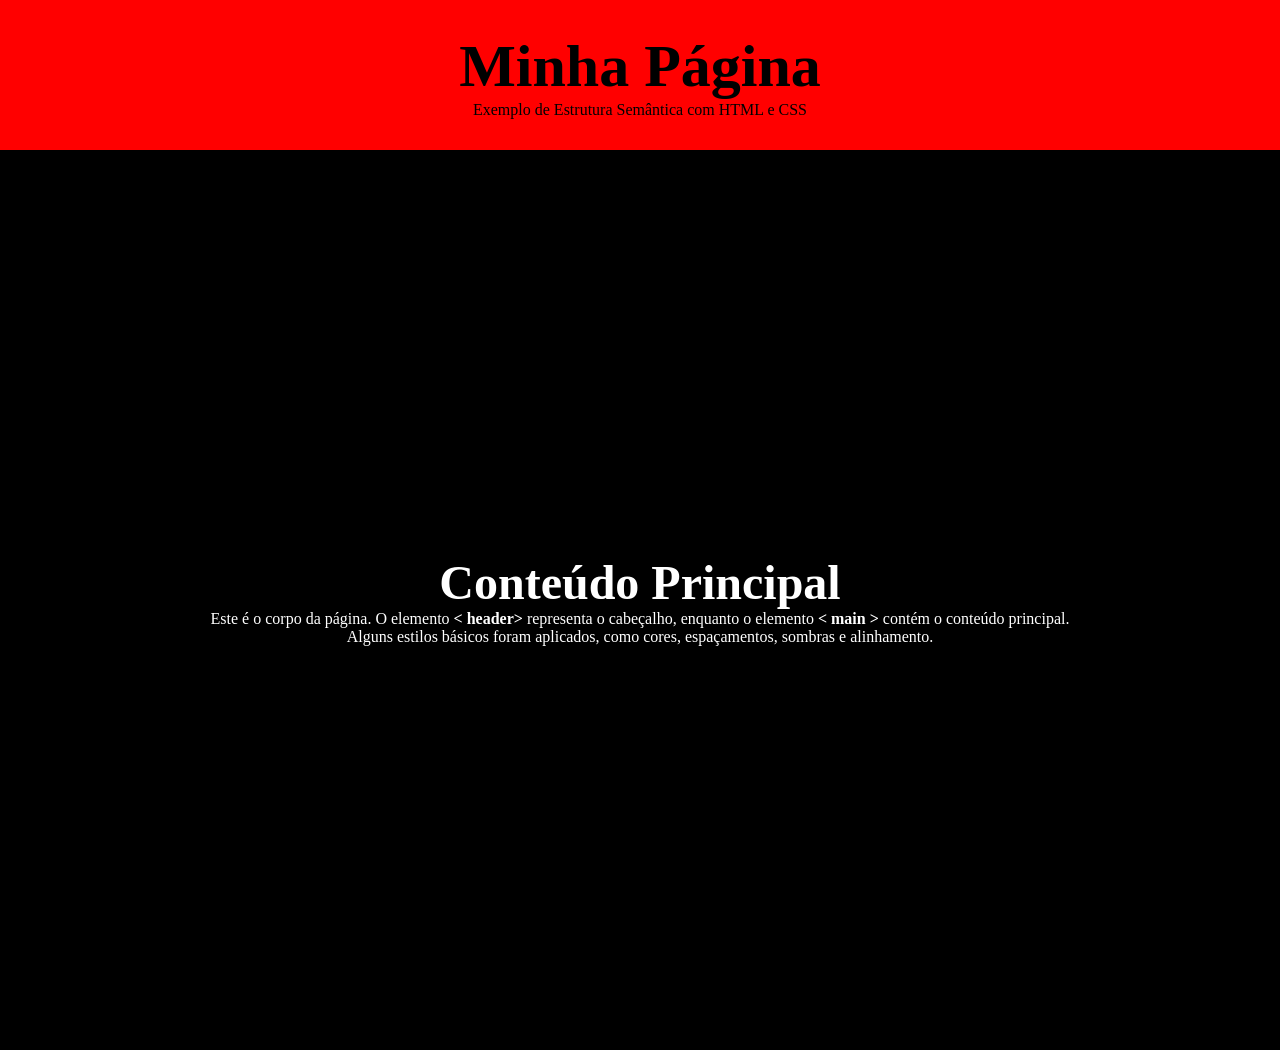
<file: 1_semestre/DesenvolvimentoFrontEnd_I/atividade_jun082026/index.html>
<!DOCTYPE html>
<html lang="pt-BR"></html>
<head>
    <meta charset="UTF-8">
    <title>Página Semântica</title>
    <link rel="stylesheet" href="style.css">
</head>
<body>
    <header>
        <h1>Minha Página</h1>
        <p>Exemplo de Estrutura Semântica com HTML e CSS</p>
    </header>
    <main>
        <h2>Conteúdo Principal</h2>
        <p>Este é o corpo da página. O elemento <strong>&lt; header&gt;</strong> representa o cabeçalho, enquanto o elemento <strong> &lt; main &gt;</strong> contém o conteúdo principal.</p>
        <p>Alguns estilos básicos foram aplicados, como cores, espaçamentos, sombras e alinhamento.</p>
    </main>
</body>
</file>
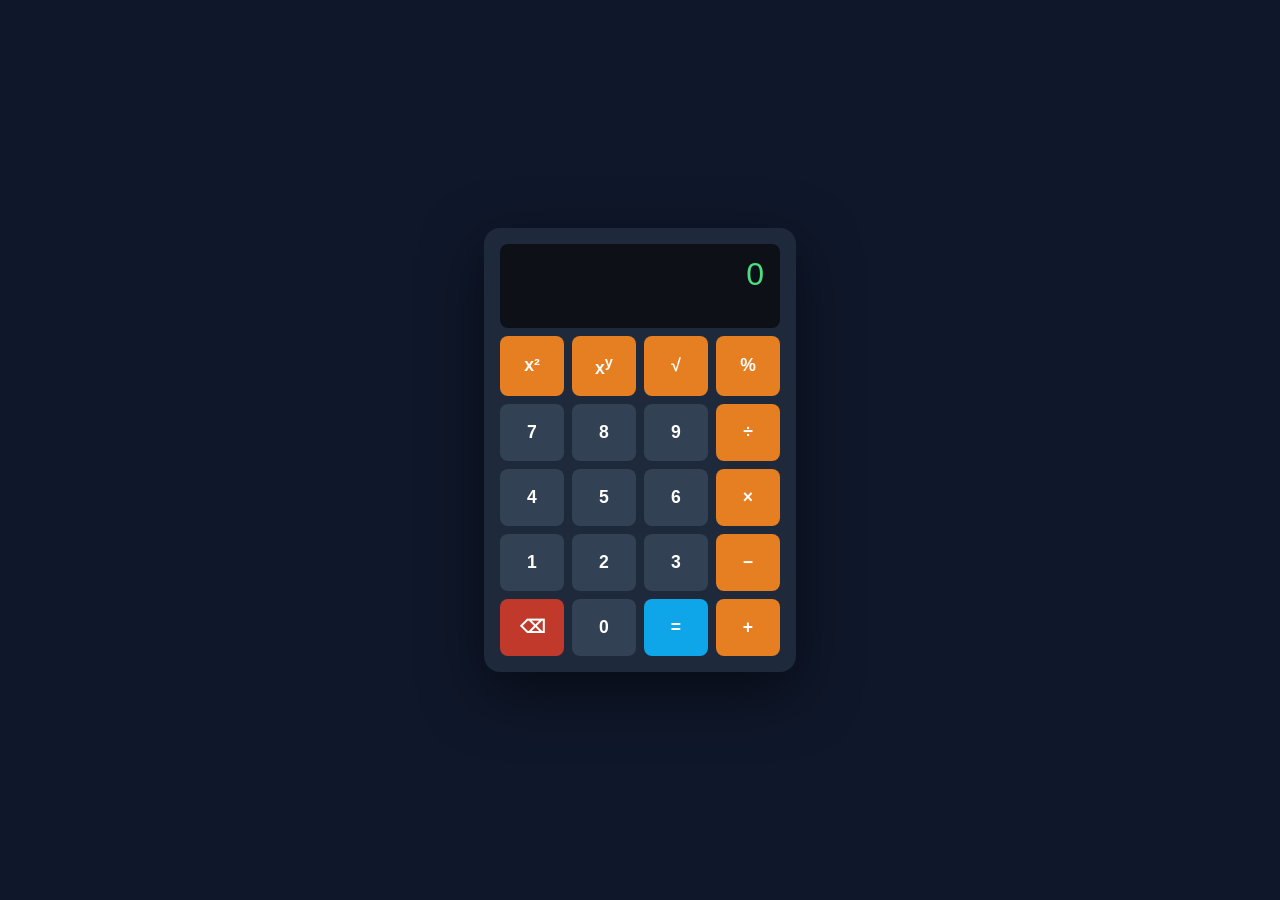
<file: 1_semestre/DesenvolvimentoFrontEnd_I/atividade_jun262026/index.html>
<!DOCTYPE html>
<html>
<head>
  <title>Calculadora</title>
  <link rel="stylesheet" href="style.css">
</head>
<body>

  <div class="calculadora">

    <div id="display">0</div>

    <button class="btn op"     onclick="escolherOperacao('quad')">x²</button>
    <button class="btn op"     onclick="escolherOperacao('pot')">x<sup>y</sup></button>
    <button class="btn op"     onclick="escolherOperacao('raiz')">&#8730</button>
    <button class="btn op"     onclick="escolherOperacao('resto')">%</button>

    <button class="btn"        onclick="digitar('7')">7</button>
    <button class="btn"        onclick="digitar('8')">8</button>
    <button class="btn"        onclick="digitar('9')">9</button>
    <button class="btn op"     onclick="escolherOperacao('÷')">÷</button>
    
    <button class="btn"        onclick="digitar('4')">4</button>
    <button class="btn"        onclick="digitar('5')">5</button>
    <button class="btn"        onclick="digitar('6')">6</button>
    <button class="btn op"     onclick="escolherOperacao('×')">×</button>
    
    <button class="btn"        onclick="digitar('1')">1</button>
    <button class="btn"        onclick="digitar('2')">2</button>
    <button class="btn"        onclick="digitar('3')">3</button>
    <button class="btn op"     onclick="escolherOperacao('−')">−</button>
    
    <button class="btn limpar" onclick="limpar('0')">⌫</button>
    <button class="btn"        onclick="digitar('0')">0</button>
    <button class="btn igual"  onclick="calcular()">=</button>
    <button class="btn op"     onclick="escolherOperacao('+')">+</button>

  </div>

  <script src="script.js"></script>
</body>
</html>
</file>
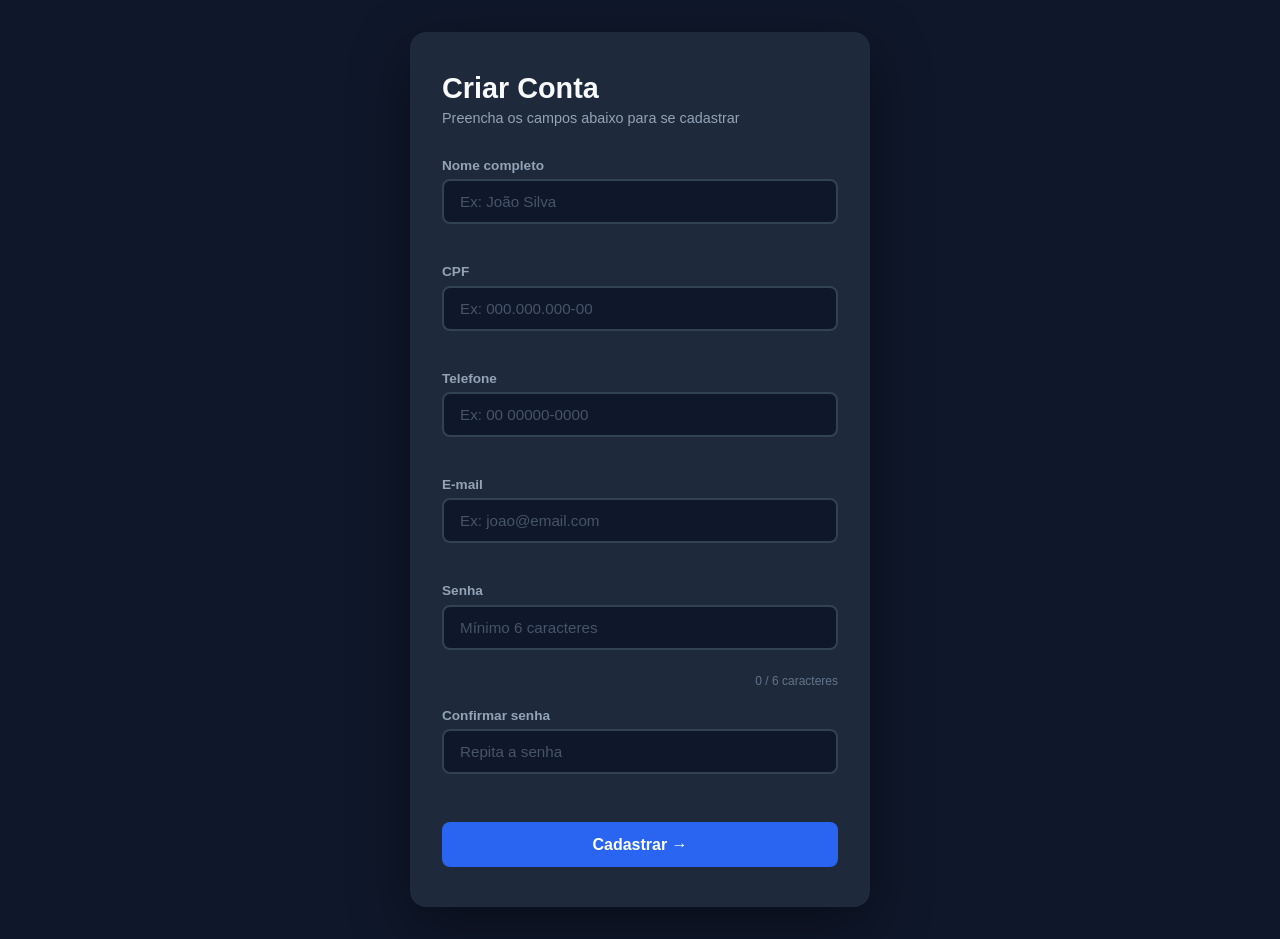
<file: 1_semestre/DesenvolvimentoFrontEnd_I/atividade_jun292026/index.html>
<!DOCTYPE html>
<html lang="pt-BR">
<head>
  <meta charset="UTF-8" />
  <meta name="viewport" content="width=device-width, initial-scale=1.0" />
  <title>Formulário de Cadastro</title>
  <link rel="stylesheet" href="style.css" />
</head>
<body>

  <div class="container">
    <h1>Criar Conta</h1>
    <p class="subtitulo">Preencha os campos abaixo para se cadastrar</p>

    <form id="formCadastro" novalidate>

      <!-- Nome -->
      <div class="campo">
        <label for="nome">Nome completo</label>
        <input type="text" id="nome" placeholder="Ex: João Silva" />
        <span class="erro" id="erroNome"></span>
      </div>

      <!-- Cpf -->
      <div class="campo">
        <label for="cpf">CPF</label>
        <input type="number" id="cpf" placeholder="Ex: 000.000.000-00" />
        <span class="erro" id="erroCpf"></span>
      </div>
      
      <!-- Telefone -->
      <div class="campo">
        <label for="telefone">Telefone</label>
        <input type="number" id="telefone" placeholder="Ex: 00 00000-0000" />
        <span class="erro" id="erroTelefone"></span>
      </div>

      <!-- E-mail -->
      <div class="campo">
        <label for="email">E-mail</label>
        <input type="email" id="email" placeholder="Ex: joao@email.com" />
        <span class="erro" id="erroEmail"></span>
      </div>

      <!-- Senha -->
      <div class="campo">
        <label for="senha">Senha</label>
        <input type="password" id="senha" placeholder="Mínimo 6 caracteres" />
        <span class="erro" id="erroSenha"></span>
        <span class="contador" id="contadorSenha">0 / 6 caracteres</span>
      </div>

      <!-- Confirmar Senha -->
      <div class="campo">
        <label for="confirmar">Confirmar senha</label>
        <input type="password" id="confirmar" placeholder="Repita a senha" />
        <span class="erro" id="erroConfirmar"></span>
      </div>

      <button type="submit">Cadastrar →</button>

    </form>

    <!-- Painel de sucesso (oculto até o envio) -->
    <div class="sucesso" id="painelSucesso">
      <div class="icone-sucesso">✅</div>
      <h2>Cadastro realizado!</h2>
      <p>Bem-vindo, <strong id="nomeUsuario"></strong></p>
      <p class="email-confirmado" id="emailUsuario"></p>
      <button onclick="reiniciar()">Fazer novo cadastro</button>
    </div>
  </div>

  <script src="script.js"></script>
</body>
</html>
</file>
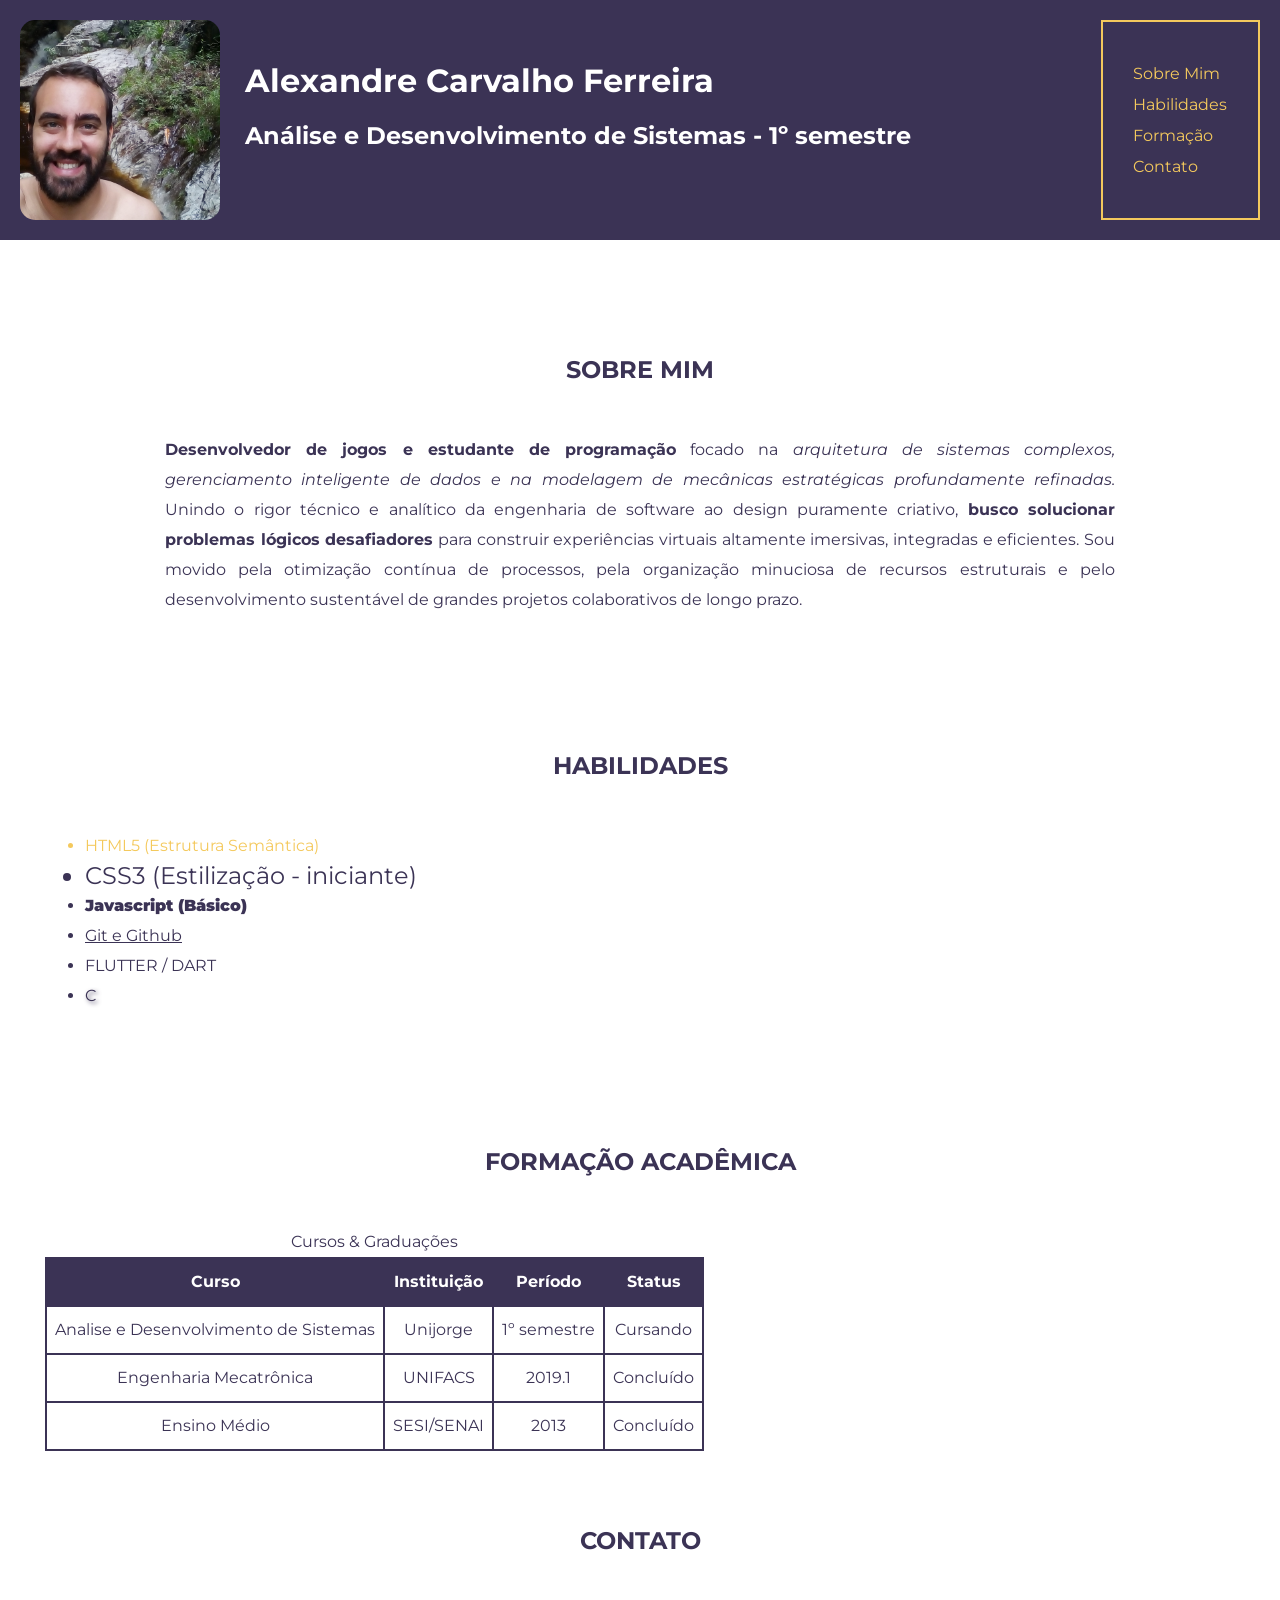
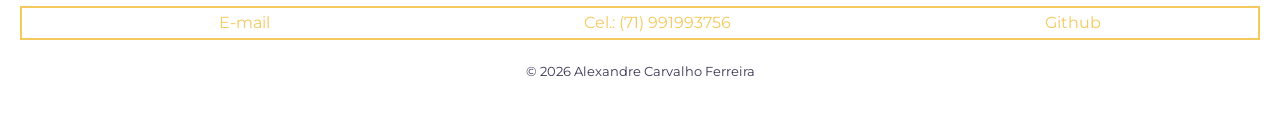
<file: 1_semestre/DesenvolvimentoFrontEnd_I/perfil_AlexandreFerreira/index.html>
<!DOCTYPE html>
<head>
    <meta charset="UTF-8">
    <meta name="viewport" content="width=device-width, initial-scale=1.0">
    <meta name="description" content="Portfólio pessoal de Alexandre Ferreira">
    <link rel="stylesheet" href="./css/style.css">
    <style>
        @import url('https://fonts.googleapis.com/css2?family=Montserrat:ital,wght@0,100..900;1,100..900&display=swap');
    </style>
</head>
<body>
    <header>
        <div id="profile">
            <img src="./img/foto_perfil.jpg" alt="Foto de Perfil" width="200" height="200">
            <div id="profile-text">
                <h1>Alexandre Carvalho Ferreira</h1>
                <h2 class="title">Análise e Desenvolvimento de Sistemas - 1º semestre</h2>
            </div>
        </div>
        <nav>
            <a href="#sobre">Sobre Mim</a>
            <a href="#habilidades">Habilidades</a>
            <a href="#formacao">Formação</a>
            <a href="#contato">Contato</a>
        </nav>
    </header>

    <main>
        <section id="sobre">
            <h2>SOBRE MIM</h2>
            
            <p><strong>Desenvolvedor de jogos e estudante de programação</strong> focado na <em>arquitetura de sistemas complexos, gerenciamento inteligente de dados e na modelagem de mecânicas estratégicas profundamente refinadas.</em> Unindo o rigor técnico e analítico da engenharia de software ao design puramente criativo, <strong>busco solucionar problemas lógicos desafiadores</strong> para construir experiências virtuais altamente imersivas, integradas e eficientes. Sou movido pela otimização contínua de processos, pela organização minuciosa de recursos estruturais e pelo desenvolvimento sustentável de grandes projetos colaborativos de longo prazo.</p>
        </section>
        <section id="habilidades">
            <h2>HABILIDADES</h2>
            <ul>
                <li class="one">HTML5 (Estrutura Semântica)</li>
                <li class="two">CSS3 (Estilização - iniciante)</li>
                <li class="three">Javascript (Básico)</li>
                <li class="four">Git e Github</li>
                <li class="five">Flutter / Dart</li>
                <li class="six">C</li>
            </ul>
        </section>
        <section id="formacao">
            <h2>FORMAÇÃO ACADÊMICA</h2>
            <table>
                <caption>Cursos & Graduações</caption>
                <thead>
                    <tr>
                        <th scope="col">Curso</th>
                        <th scope="col">Instituição</th>
                        <th scope="col">Período</th>
                        <th scope="col">Status</th>
                    </tr>
                </thead>
                <tbody>
                    <td>Analise e Desenvolvimento de Sistemas</td>
                    <td>Unijorge</td>
                    <td>1º semestre</td>
                    <td>Cursando</td>
                </tbody>
                <tbody>
                    <td>Engenharia Mecatrônica</td>
                    <td>UNIFACS</td>
                    <td>2019.1</td>
                    <td>Concluído</td>
                </tbody>
                <tbody>
                    <td>Ensino Médio</td>
                    <td>SESI/SENAI</td>
                    <td>2013</td>
                    <td>Concluído</td>
                </tbody>
            </table>
        </section>
        <footer id="contato">
            <h2>CONTATO</h2>
            <ul class="contato">
                <li>
                    <a href="mailto:alexandrecferreira11@gmail.com">E-mail</a>
                </li>
                <li>
                    <a href="tel:+5571991993756">Cel.: (71) 991993756</a>
                </li>
                <li>
                    <a href="https://github.com/4lxcf" target="_blank" rel="noopener noreferrer">Github</a>
                </li>
            </ul>
            <p class="rodape"><small>© 2026 Alexandre Carvalho Ferreira</small></p>
        </footer>
    </main>
</body>
</file>
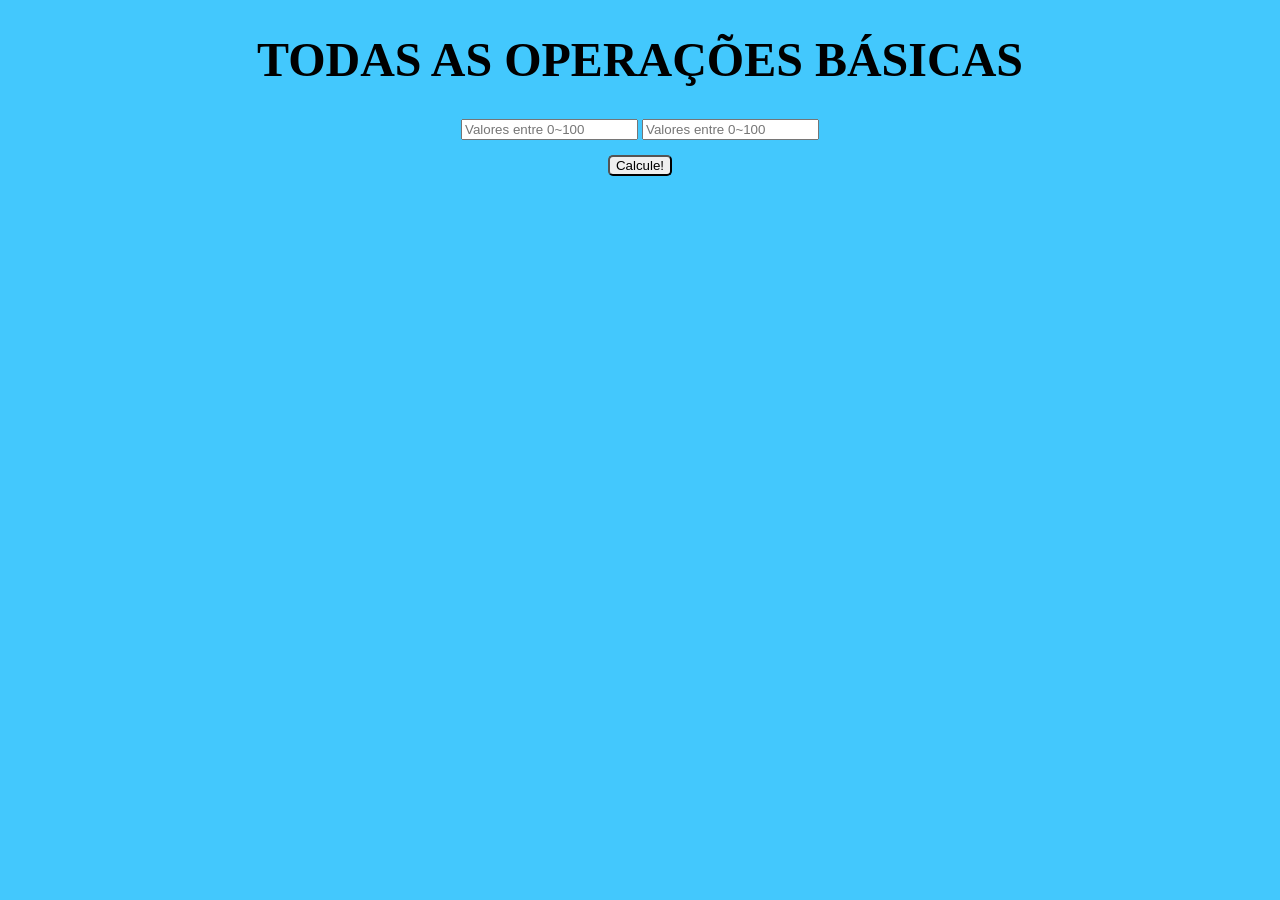
<file: 1_semestre/DesenvolvimentoFrontEnd_I/atividade_jun152026/todas.html>
<!DOCTYPE html>
<html>
    <head>
        <title>Calculadora</title>
        <link rel="stylesheet" href="style.css">
    </head>
    <body>
        <h1>TODAS AS OPERAÇÕES BÁSICAS</h1>
        <input id="valor1" placeholder="Valores entre 0~100">
        <input id="valor2" placeholder="Valores entre 0~100">
        <br>
        <button id="btn">Calcule!</button>

        <p id="soma">SOMA</p>
        <p id="subtracao">SUBTRAÇÃO</p>
        <p id="multiplicacao">MULTIPLICAÇÃO</p>
        <p id="divisao">DIVISÃO</p>
        <p id="potencia">POTÊNCIA</p>
        <p id="media">MÉDIA</p>
        <p id="comparacao">COMPARAÇÃO</p>
        <p id="paridade">PARIDADE</p>

        <script>
            let comparacao;
            let paridade;
        
            function pegarNumeros(){
                const v1 = Number(document.getElementById("valor1").value);
                const v2 = Number(document.getElementById("valor2").value);
                return { v1, v2 };
            }

            function validar(v1, v2){
                if(isNaN(v1) || isNaN(v2)){
                    alert("Digite apenas números!");
                    return false;
                }
                return true;
            }

            document.getElementById("btn").addEventListener("click", function(){
                const { v1, v2 } = pegarNumeros();

                if (!validar(v1, v2)) return;

                if (v1 > 100 || v2 > 100 || v1 < 0 || v2 < 0) {
                    alert("Valores incorretos! Digite apenas numeros entre 0 e 100.");
                    return;
                }
                
                document.querySelectorAll('p').forEach(p => p.style.display = 'block');
                
                document.getElementById("soma").innerHTML = "SOMA: <br>" + (v1 + v2);
                document.getElementById("subtracao").innerHTML = "SUBTRAÇÃO: <br>" + (v1 - v2);
                document.getElementById("multiplicacao").innerHTML = "MULTIPLICAÇÃO: <br>" + (v1 * v2);
                if (v2 === 0) {
                    document.getElementById("divisao").innerHTML = "DIVISÃO: <br>Erro — não divide por zero!";
                    document.getElementById("divisao").className = "erro";
                } else {
                    document.getElementById("divisao").innerHTML = "DIVISÃO: <br>" + (v1 / v2);
                }
                document.getElementById("potencia").innerHTML = "POTÊNCIA: <br>" + (v1 ** v2);
                document.getElementById("media").innerHTML = "MÉDIA: <br>" + ((v1 + v2) / 2);
                if ((v1 + v2) / 2 >= 90) {
                    document.getElementById("media").innerHTML += " => Excelente!";
                } else if ((v1 + v2) / 2 >= 70) {
                    document.getElementById("media").innerHTML += " => Bom!";
                } else if ((v1 + v2) / 2 >= 50) {
                    document.getElementById("media").innerHTML += " => Regular!";
                } else {
                    document.getElementById("media").innerHTML += " => Reprovado!";
                }

                if (v1 === v2) {
                    comparacao = "Valor1 é <em>igual</em> ao Valor2.";
                } else if (v1 > v2){
                    comparacao = "Valor1 é <em>maior</em> que Valor2.";
                } else {
                    comparacao = "Valor1 é <em>menor</em> que Valor2.";
                }
                document.getElementById("comparacao").innerHTML = "COMPARAÇÃO: <br>" + comparacao;

                (v1 % 2 === 0) ? paridade = "par" : paridade = "ímpar";
                document.getElementById("paridade").innerHTML = "PARIDADE: <br>" + v1 + " é " + paridade;
                (v2 % 2 === 0) ? paridade = "par" : paridade = "ímpar";
                document.getElementById("paridade").innerHTML += " e " + v2 + " é " + paridade;
            })
        </script>
    </body>
</html>
</file>
<file: 1_semestre/DesenvolvimentoFrontEnd_I/atividade_jun082026/style.css>
*{
    margin: 0;
    padding: 0;
}

header{
    background-color: red;
    height: 150px;
    display: flex;
    flex-direction: column;
    align-items: center;
    justify-content: center;
}

main{
    display: flex;
    flex-direction: column;
    background-color:black;
    color: white;
    height: 100vh;
    align-items: center;
    justify-content: center;
}

h1{
    text-align: center;
    font-size: 60px;
}

h2{
    text-align: center;
    font-size: 48px;
}
</file>
<file: 1_semestre/DesenvolvimentoFrontEnd_I/atividade_jun262026/style.css>
body {
  font-family: Arial;
  background: #0f172a;
  display: flex;
  justify-content: center;
  align-items: center;
  min-height: 100vh;
  margin: 0;
}

.calculadora {
  display: grid;
  grid-template-columns: repeat(4, 1fr);
  gap: 8px;
  background: #1e293b;
  padding: 16px;
  border-radius: 16px;
  width: 280px;
  box-shadow: 0 20px 60px rgba(0,0,0,0.5);
}

#display {
  grid-column: span 4;
  background: #0d1117;
  color: #4ade80;
  font-size: 2rem;
  text-align: right;
  padding: 12px 16px;
  border-radius: 8px;
  min-height: 60px;
  word-break: break-all;
}

.btn {
    padding: 18px;
    font-size: 1.1rem;
    font-weight: bold;
    background: #334155;
    color: white;
    border: none;
    border-radius: 8px;
    cursor: pointer;
    transition: background 0.15s;
}

.btn:hover{
    background: #475569;
}

.op{
    background: #e67e22;
}

.op:hover{
    background: #f39c12;
}

.igual{
    background: #0ea5e9;
}

.igual:hover{
    background: #38bdf8;
}

.limpar{
    background: #c0392b;
}

.limpar:hover{
    background: #e74c3c;
}
</file>
<file: 1_semestre/DesenvolvimentoFrontEnd_I/atividade_jun292026/style.css>
/* ─── Reset & Base ─────────────────────────────────────────── */
*, *::before, *::after {
  box-sizing: border-box;
  margin: 0;
  padding: 0;
}

body {
  font-family: 'Segoe UI', Arial, sans-serif;
  background: #0F172A;
  color: #F8FAFC;
  min-height: 100vh;
  display: flex;
  align-items: center;
  justify-content: center;
  padding: 2rem;
}

/* ─── Container ─────────────────────────────────────────────── */
.container {
  background: #1E293B;
  border-radius: 16px;
  padding: 2.5rem 2rem;
  width: 100%;
  max-width: 460px;
  box-shadow: 0 20px 60px rgba(0, 0, 0, 0.4);
}

h1 {
  font-size: 1.8rem;
  color: #F8FAFC;
  margin-bottom: 0.3rem;
}

.subtitulo {
  font-size: 0.9rem;
  color: #94A3B8;
  margin-bottom: 2rem;
}

/* ─── Campo (label + input + mensagem) ──────────────────────── */
.campo {
  margin-bottom: 1.2rem;
}

label {
  display: block;
  font-size: 0.85rem;
  font-weight: 600;
  color: #94A3B8;
  margin-bottom: 0.4rem;
}

input {
  width: 100%;
  padding: 0.75rem 1rem;
  background: #0F172A;
  border: 2px solid #334155;
  border-radius: 8px;
  color: #F8FAFC;
  font-size: 0.95rem;
  outline: none;
  transition: border-color 0.25s, box-shadow 0.25s;
}

input::placeholder {
  color: #475569;
}

input:focus {
  border-color: #38BDF8;
  box-shadow: 0 0 0 3px rgba(56, 189, 248, 0.15);
}

/* ─── Estados de validação ──────────────────────────────────── */
input.valido {
  border-color: #4ADE80;
}

input.valido:focus {
  box-shadow: 0 0 0 3px rgba(74, 222, 128, 0.15);
}

input.invalido {
  border-color: #F87171;
}

input.invalido:focus {
  box-shadow: 0 0 0 3px rgba(248, 113, 113, 0.15);
}

/* ─── Mensagens de erro ─────────────────────────────────────── */
.erro {
  display: block;
  font-size: 0.78rem;
  color: #F87171;
  margin-top: 0.3rem;
  min-height: 1rem;
}

/* ─── Contador de caracteres ────────────────────────────────── */
.contador {
  display: block;
  font-size: 0.75rem;
  color: #64748B;
  margin-top: 0.25rem;
  text-align: right;
  transition: color 0.25s;
}

.contador.ok {
  color: #4ADE80;
}

/* ─── Botão de envio ─────────────────────────────────────────── */
button[type="submit"] {
  width: 100%;
  padding: 0.85rem;
  background: #2965F1;
  color: #fff;
  border: none;
  border-radius: 8px;
  font-size: 1rem;
  font-weight: 600;
  cursor: pointer;
  margin-top: 0.5rem;
  transition: background 0.2s, transform 0.1s;
}

button[type="submit"]:hover {
  background: #1d4ed8;
}

button[type="submit"]:active {
  transform: scale(0.98);
}

/* ─── Painel de sucesso ─────────────────────────────────────── */
.sucesso {
  display: none;          /* oculto por padrão */
  text-align: center;
  padding: 1.5rem 0;
  animation: aparecer 0.4s ease;
}

.sucesso.visivel {
  display: block;
}

.icone-sucesso {
  font-size: 3.5rem;
  margin-bottom: 1rem;
}

.sucesso h2 {
  font-size: 1.5rem;
  color: #4ADE80;
  margin-bottom: 0.5rem;
}

.sucesso p {
  color: #94A3B8;
  margin-bottom: 0.3rem;
}

.sucesso strong {
  color: #F8FAFC;
}

.email-confirmado {
  font-size: 0.85rem;
  margin-bottom: 1.5rem;
}

.sucesso button {
  padding: 0.7rem 1.5rem;
  background: #334155;
  color: #F8FAFC;
  border: none;
  border-radius: 8px;
  font-size: 0.9rem;
  cursor: pointer;
  width: auto;
  transition: background 0.2s;
}

.sucesso button:hover {
  background: #475569;
}

/* ─── Animação de entrada ────────────────────────────────────── */
@keyframes aparecer {
  from { opacity: 0; transform: translateY(10px); }
  to   { opacity: 1; transform: translateY(0); }
}
</file>
<file: 1_semestre/DesenvolvimentoFrontEnd_I/perfil_AlexandreFerreira/css/style.css>
:root{
  font-family: "Montserrat", sans-serif;
  --size-h1: 32px;
  --size-h2: 24px;
  --size-normal: 16px;
  --normal-weight: 400;
  --bold-weight: 900;
  --primary-color: white;
  --second-color: #3B3355;
  --third-color: #F4C95D;
}

body{
    background-color: var(--primary-color);
    margin: 0;
    padding: 0;
    font-size: var(--size-normal);
    color: var(--second-color);
}

header{
    background-color: var(--second-color);
    color: var(--primary-color);
    display: flex;
    padding: 20px;
    justify-content: space-between;
}

#profile{
    display: flex;
    height: 200px;
}

.title{
    color: var(--primary-color);
}

#profile-text{
    align-content: center;
    margin-left: 25px;
}

img{
    border-radius: 15px;
    object-fit: cover;
    overflow: hidden;
}

nav{
    display: flex;
    flex-direction: column;
    justify-content: space-evenly;
    border: var(--third-color) 2px solid;
    padding: 30px;
}

a{
    font-weight: var(--normal-weight);
    text-decoration: none;
    color: var(--third-color);
    width: 95px;
}

a:hover{
    font-weight: var(--bold-weight);
    color: var(--third-color);
}

main{
    padding: 20px;
    line-height: 30px;
}

section{
    justify-items: center;
    margin: 50px 0px;
    padding: 25px;
}

h1{
    font-size: var(--size-h1);
}

h2{
    font-size: var(--size-h2);
    text-align: center;
    color: var(--second-color);
    margin-bottom: 50px;
}

p{
    text-align: justify;
    padding: 0px 120px;
}

.one{
    color: var(--third-color);
}

.two{
    font-size: var(--size-h2);
}

.three{
    font-weight: 900;
}

.four{
    text-decoration-line: underline;
}

.five{
    text-transform: uppercase;
}

.six{
    text-shadow: 2px 2px 4px var(--second-color);
}

table{
    border-collapse: collapse;
    text-align: center;
}

thead{
    background-color: var(--second-color);
    color: var(--primary-color);
}

th, td{
    border: var(--second-color) 2px solid;
    padding: 8px;
}

.contato{
    display: flex;
    justify-content: space-around;
    list-style: none;
    border: var(--third-color) 2px solid;
}

.rodape{
    text-align: center;
}
</file>
<file: 1_semestre/DesenvolvimentoFrontEnd_I/atividade_jun152026/style.css>
body{
    background: #43c8fd;
    text-align: center;
}

h1{
    font-size: 48px;
}

p{
    height: 100px;
    width: 100%;
    margin-top: 5px;
    font-size: 24px;
    font-weight: 600;
    display: none;
}

button{
    margin-top: 15px;
    margin-bottom: 50px;
    border-radius: 5px;
}
</file>
